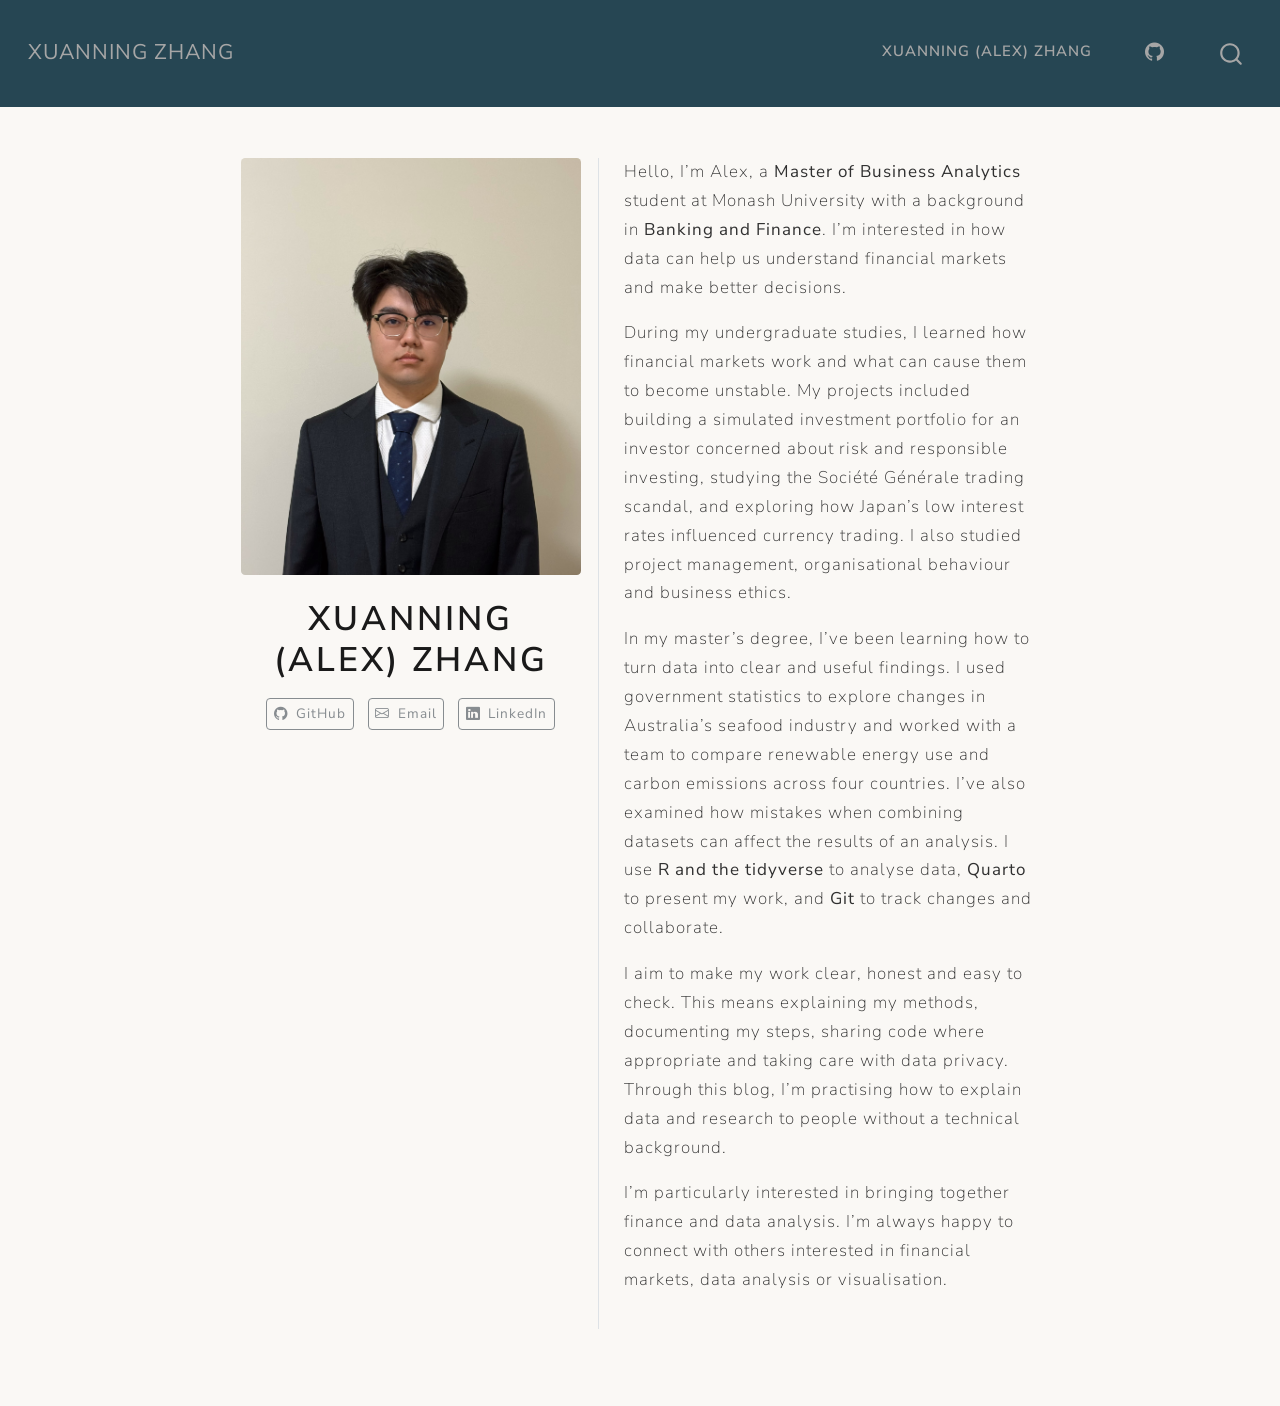
<file: about.html>
<!DOCTYPE html>
<html xmlns="http://www.w3.org/1999/xhtml" lang="en" xml:lang="en"><head>

<meta charset="utf-8">
<meta name="generator" content="quarto-1.8.27">

<meta name="viewport" content="width=device-width, initial-scale=1.0, user-scalable=yes">


<title>Xuanning (Alex) Zhang – Xuanning Zhang</title>
<style>
code{white-space: pre-wrap;}
span.smallcaps{font-variant: small-caps;}
div.columns{display: flex; gap: min(4vw, 1.5em);}
div.column{flex: auto; overflow-x: auto;}
div.hanging-indent{margin-left: 1.5em; text-indent: -1.5em;}
ul.task-list{list-style: none;}
ul.task-list li input[type="checkbox"] {
  width: 0.8em;
  margin: 0 0.8em 0.2em -1em; /* quarto-specific, see https://github.com/quarto-dev/quarto-cli/issues/4556 */ 
  vertical-align: middle;
}
</style>


<script src="site_libs/quarto-nav/quarto-nav.js"></script>
<script src="site_libs/quarto-nav/headroom.min.js"></script>
<script src="site_libs/clipboard/clipboard.min.js"></script>
<script src="site_libs/quarto-search/autocomplete.umd.js"></script>
<script src="site_libs/quarto-search/fuse.min.js"></script>
<script src="site_libs/quarto-search/quarto-search.js"></script>
<meta name="quarto:offset" content="./">
<script src="site_libs/quarto-html/quarto.js" type="module"></script>
<script src="site_libs/quarto-html/tabsets/tabsets.js" type="module"></script>
<script src="site_libs/quarto-html/axe/axe-check.js" type="module"></script>
<script src="site_libs/quarto-html/popper.min.js"></script>
<script src="site_libs/quarto-html/tippy.umd.min.js"></script>
<link href="site_libs/quarto-html/tippy.css" rel="stylesheet">
<link href="site_libs/quarto-html/quarto-syntax-highlighting-ed96de9b727972fe78a7b5d16c58bf87.css" rel="stylesheet" id="quarto-text-highlighting-styles">
<script src="site_libs/bootstrap/bootstrap.min.js"></script>
<link href="site_libs/bootstrap/bootstrap-icons.css" rel="stylesheet">
<link href="site_libs/bootstrap/bootstrap-26827f95213357c060b998e0666f8ebe.min.css" rel="stylesheet" append-hash="true" id="quarto-bootstrap" data-mode="light">
<script id="quarto-search-options" type="application/json">{
  "location": "navbar",
  "copy-button": false,
  "collapse-after": 3,
  "panel-placement": "end",
  "type": "overlay",
  "limit": 50,
  "keyboard-shortcut": [
    "f",
    "/",
    "s"
  ],
  "show-item-context": false,
  "language": {
    "search-no-results-text": "No results",
    "search-matching-documents-text": "matching documents",
    "search-copy-link-title": "Copy link to search",
    "search-hide-matches-text": "Hide additional matches",
    "search-more-match-text": "more match in this document",
    "search-more-matches-text": "more matches in this document",
    "search-clear-button-title": "Clear",
    "search-text-placeholder": "",
    "search-detached-cancel-button-title": "Cancel",
    "search-submit-button-title": "Submit",
    "search-label": "Search"
  }
}</script>


<link rel="stylesheet" href="styles.css">
</head>

<body class="nav-fixed fullcontent quarto-light">

<div id="quarto-search-results"></div>
  <header id="quarto-header" class="headroom fixed-top">
    <nav class="navbar navbar-expand-lg " data-bs-theme="dark">
      <div class="navbar-container container-fluid">
      <div class="navbar-brand-container mx-auto">
    <a class="navbar-brand" href="./index.html">
    <span class="navbar-title">Xuanning Zhang</span>
    </a>
  </div>
            <div id="quarto-search" class="" title="Search"></div>
          <button class="navbar-toggler" type="button" data-bs-toggle="collapse" data-bs-target="#navbarCollapse" aria-controls="navbarCollapse" role="menu" aria-expanded="false" aria-label="Toggle navigation" onclick="if (window.quartoToggleHeadroom) { window.quartoToggleHeadroom(); }">
  <span class="navbar-toggler-icon"></span>
</button>
          <div class="collapse navbar-collapse" id="navbarCollapse">
            <ul class="navbar-nav navbar-nav-scroll ms-auto">
  <li class="nav-item">
    <a class="nav-link active" href="./about.html" aria-current="page"> 
<span class="menu-text">Xuanning (Alex) Zhang</span></a>
  </li>  
  <li class="nav-item compact">
    <a class="nav-link" href="https://github.com/xzha0419"> <i class="bi bi-github" role="img">
</i> 
<span class="menu-text"></span></a>
  </li>  
</ul>
          </div> <!-- /navcollapse -->
            <div class="quarto-navbar-tools">
</div>
      </div> <!-- /container-fluid -->
    </nav>
</header>
<!-- content -->
<div id="quarto-content" class="quarto-container page-columns page-rows-contents page-layout-article page-navbar">
<!-- sidebar -->
<!-- margin-sidebar -->
    
<!-- main -->
<div class="quarto-about-trestles">
  <div class="about-entity">
    <img src="profile.jpg" class="about-image
  rounded " style="width: 20em;">
<header id="title-block-header" class="quarto-title-block default">
<div class="quarto-title">
<h1 class="title">Xuanning (Alex) Zhang</h1>
</div>
<div class="quarto-title-meta">
  </div>
</header>
    <div class="about-links">
  <a href="https://github.com/xzha0419" class="about-link" rel="" target="">
    <i class="bi bi-github"></i>
     <span class="about-link-text">GitHub</span>
  </a>
  <a href="mailto:xzha0419@student.monash.edu" class="about-link" rel="" target="">
    <i class="bi bi-envelope"></i>
     <span class="about-link-text">Email</span>
  </a>
  <a href="https://www.linkedin.com/in/xuanning-zhang-173b5831a/" class="about-link" rel="" target="">
    <i class="bi bi-linkedin"></i>
     <span class="about-link-text">LinkedIn</span>
  </a>
</div>
  </div>
  <div class="about-contents"><main class="content" id="quarto-document-content">
<p>Hello, I’m Alex, a <strong>Master of Business Analytics</strong> student at Monash University with a background in <strong>Banking and Finance</strong>. I’m interested in how data can help us understand financial markets and make better decisions.</p>
<p>During my undergraduate studies, I learned how financial markets work and what can cause them to become unstable. My projects included building a simulated investment portfolio for an investor concerned about risk and responsible investing, studying the Société Générale trading scandal, and exploring how Japan’s low interest rates influenced currency trading. I also studied project management, organisational behaviour and business ethics.</p>
<p>In my master’s degree, I’ve been learning how to turn data into clear and useful findings. I used government statistics to explore changes in Australia’s seafood industry and worked with a team to compare renewable energy use and carbon emissions across four countries. I’ve also examined how mistakes when combining datasets can affect the results of an analysis. I use <strong>R and the tidyverse</strong> to analyse data, <strong>Quarto</strong> to present my work, and <strong>Git</strong> to track changes and collaborate.</p>
<p>I aim to make my work clear, honest and easy to check. This means explaining my methods, documenting my steps, sharing code where appropriate and taking care with data privacy. Through this blog, I’m practising how to explain data and research to people without a technical background.</p>
<p>I’m particularly interested in bringing together finance and data analysis. I’m always happy to connect with others interested in financial markets, data analysis or visualisation.</p>


</main></div>
</div>
 <!-- /main -->
<script id="quarto-html-after-body" type="application/javascript">
  window.document.addEventListener("DOMContentLoaded", function (event) {
    const isCodeAnnotation = (el) => {
      for (const clz of el.classList) {
        if (clz.startsWith('code-annotation-')) {                     
          return true;
        }
      }
      return false;
    }
    const onCopySuccess = function(e) {
      // button target
      const button = e.trigger;
      // don't keep focus
      button.blur();
      // flash "checked"
      button.classList.add('code-copy-button-checked');
      var currentTitle = button.getAttribute("title");
      button.setAttribute("title", "Copied!");
      let tooltip;
      if (window.bootstrap) {
        button.setAttribute("data-bs-toggle", "tooltip");
        button.setAttribute("data-bs-placement", "left");
        button.setAttribute("data-bs-title", "Copied!");
        tooltip = new bootstrap.Tooltip(button, 
          { trigger: "manual", 
            customClass: "code-copy-button-tooltip",
            offset: [0, -8]});
        tooltip.show();    
      }
      setTimeout(function() {
        if (tooltip) {
          tooltip.hide();
          button.removeAttribute("data-bs-title");
          button.removeAttribute("data-bs-toggle");
          button.removeAttribute("data-bs-placement");
        }
        button.setAttribute("title", currentTitle);
        button.classList.remove('code-copy-button-checked');
      }, 1000);
      // clear code selection
      e.clearSelection();
    }
    const getTextToCopy = function(trigger) {
      const outerScaffold = trigger.parentElement.cloneNode(true);
      const codeEl = outerScaffold.querySelector('code');
      for (const childEl of codeEl.children) {
        if (isCodeAnnotation(childEl)) {
          childEl.remove();
        }
      }
      return codeEl.innerText;
    }
    const clipboard = new window.ClipboardJS('.code-copy-button:not([data-in-quarto-modal])', {
      text: getTextToCopy
    });
    clipboard.on('success', onCopySuccess);
    if (window.document.getElementById('quarto-embedded-source-code-modal')) {
      const clipboardModal = new window.ClipboardJS('.code-copy-button[data-in-quarto-modal]', {
        text: getTextToCopy,
        container: window.document.getElementById('quarto-embedded-source-code-modal')
      });
      clipboardModal.on('success', onCopySuccess);
    }
      var localhostRegex = new RegExp(/^(?:http|https):\/\/localhost\:?[0-9]*\//);
      var mailtoRegex = new RegExp(/^mailto:/);
        var filterRegex = new RegExp("https:\/\/ETC5523-2026\.github\.io\/etc5523-assignment-3-xzha0419\/");
      var isInternal = (href) => {
          return filterRegex.test(href) || localhostRegex.test(href) || mailtoRegex.test(href);
      }
      // Inspect non-navigation links and adorn them if external
     var links = window.document.querySelectorAll('a[href]:not(.nav-link):not(.navbar-brand):not(.toc-action):not(.sidebar-link):not(.sidebar-item-toggle):not(.pagination-link):not(.no-external):not([aria-hidden]):not(.dropdown-item):not(.quarto-navigation-tool):not(.about-link)');
      for (var i=0; i<links.length; i++) {
        const link = links[i];
        if (!isInternal(link.href)) {
          // undo the damage that might have been done by quarto-nav.js in the case of
          // links that we want to consider external
          if (link.dataset.originalHref !== undefined) {
            link.href = link.dataset.originalHref;
          }
        }
      }
    function tippyHover(el, contentFn, onTriggerFn, onUntriggerFn) {
      const config = {
        allowHTML: true,
        maxWidth: 500,
        delay: 100,
        arrow: false,
        appendTo: function(el) {
            return el.parentElement;
        },
        interactive: true,
        interactiveBorder: 10,
        theme: 'quarto',
        placement: 'bottom-start',
      };
      if (contentFn) {
        config.content = contentFn;
      }
      if (onTriggerFn) {
        config.onTrigger = onTriggerFn;
      }
      if (onUntriggerFn) {
        config.onUntrigger = onUntriggerFn;
      }
      window.tippy(el, config); 
    }
    const noterefs = window.document.querySelectorAll('a[role="doc-noteref"]');
    for (var i=0; i<noterefs.length; i++) {
      const ref = noterefs[i];
      tippyHover(ref, function() {
        // use id or data attribute instead here
        let href = ref.getAttribute('data-footnote-href') || ref.getAttribute('href');
        try { href = new URL(href).hash; } catch {}
        const id = href.replace(/^#\/?/, "");
        const note = window.document.getElementById(id);
        if (note) {
          return note.innerHTML;
        } else {
          return "";
        }
      });
    }
    const xrefs = window.document.querySelectorAll('a.quarto-xref');
    const processXRef = (id, note) => {
      // Strip column container classes
      const stripColumnClz = (el) => {
        el.classList.remove("page-full", "page-columns");
        if (el.children) {
          for (const child of el.children) {
            stripColumnClz(child);
          }
        }
      }
      stripColumnClz(note)
      if (id === null || id.startsWith('sec-')) {
        // Special case sections, only their first couple elements
        const container = document.createElement("div");
        if (note.children && note.children.length > 2) {
          container.appendChild(note.children[0].cloneNode(true));
          for (let i = 1; i < note.children.length; i++) {
            const child = note.children[i];
            if (child.tagName === "P" && child.innerText === "") {
              continue;
            } else {
              container.appendChild(child.cloneNode(true));
              break;
            }
          }
          if (window.Quarto?.typesetMath) {
            window.Quarto.typesetMath(container);
          }
          return container.innerHTML
        } else {
          if (window.Quarto?.typesetMath) {
            window.Quarto.typesetMath(note);
          }
          return note.innerHTML;
        }
      } else {
        // Remove any anchor links if they are present
        const anchorLink = note.querySelector('a.anchorjs-link');
        if (anchorLink) {
          anchorLink.remove();
        }
        if (window.Quarto?.typesetMath) {
          window.Quarto.typesetMath(note);
        }
        if (note.classList.contains("callout")) {
          return note.outerHTML;
        } else {
          return note.innerHTML;
        }
      }
    }
    for (var i=0; i<xrefs.length; i++) {
      const xref = xrefs[i];
      tippyHover(xref, undefined, function(instance) {
        instance.disable();
        let url = xref.getAttribute('href');
        let hash = undefined; 
        if (url.startsWith('#')) {
          hash = url;
        } else {
          try { hash = new URL(url).hash; } catch {}
        }
        if (hash) {
          const id = hash.replace(/^#\/?/, "");
          const note = window.document.getElementById(id);
          if (note !== null) {
            try {
              const html = processXRef(id, note.cloneNode(true));
              instance.setContent(html);
            } finally {
              instance.enable();
              instance.show();
            }
          } else {
            // See if we can fetch this
            fetch(url.split('#')[0])
            .then(res => res.text())
            .then(html => {
              const parser = new DOMParser();
              const htmlDoc = parser.parseFromString(html, "text/html");
              const note = htmlDoc.getElementById(id);
              if (note !== null) {
                const html = processXRef(id, note);
                instance.setContent(html);
              } 
            }).finally(() => {
              instance.enable();
              instance.show();
            });
          }
        } else {
          // See if we can fetch a full url (with no hash to target)
          // This is a special case and we should probably do some content thinning / targeting
          fetch(url)
          .then(res => res.text())
          .then(html => {
            const parser = new DOMParser();
            const htmlDoc = parser.parseFromString(html, "text/html");
            const note = htmlDoc.querySelector('main.content');
            if (note !== null) {
              // This should only happen for chapter cross references
              // (since there is no id in the URL)
              // remove the first header
              if (note.children.length > 0 && note.children[0].tagName === "HEADER") {
                note.children[0].remove();
              }
              const html = processXRef(null, note);
              instance.setContent(html);
            } 
          }).finally(() => {
            instance.enable();
            instance.show();
          });
        }
      }, function(instance) {
      });
    }
        let selectedAnnoteEl;
        const selectorForAnnotation = ( cell, annotation) => {
          let cellAttr = 'data-code-cell="' + cell + '"';
          let lineAttr = 'data-code-annotation="' +  annotation + '"';
          const selector = 'span[' + cellAttr + '][' + lineAttr + ']';
          return selector;
        }
        const selectCodeLines = (annoteEl) => {
          const doc = window.document;
          const targetCell = annoteEl.getAttribute("data-target-cell");
          const targetAnnotation = annoteEl.getAttribute("data-target-annotation");
          const annoteSpan = window.document.querySelector(selectorForAnnotation(targetCell, targetAnnotation));
          const lines = annoteSpan.getAttribute("data-code-lines").split(",");
          const lineIds = lines.map((line) => {
            return targetCell + "-" + line;
          })
          let top = null;
          let height = null;
          let parent = null;
          if (lineIds.length > 0) {
              //compute the position of the single el (top and bottom and make a div)
              const el = window.document.getElementById(lineIds[0]);
              top = el.offsetTop;
              height = el.offsetHeight;
              parent = el.parentElement.parentElement;
            if (lineIds.length > 1) {
              const lastEl = window.document.getElementById(lineIds[lineIds.length - 1]);
              const bottom = lastEl.offsetTop + lastEl.offsetHeight;
              height = bottom - top;
            }
            if (top !== null && height !== null && parent !== null) {
              // cook up a div (if necessary) and position it 
              let div = window.document.getElementById("code-annotation-line-highlight");
              if (div === null) {
                div = window.document.createElement("div");
                div.setAttribute("id", "code-annotation-line-highlight");
                div.style.position = 'absolute';
                parent.appendChild(div);
              }
              div.style.top = top - 2 + "px";
              div.style.height = height + 4 + "px";
              div.style.left = 0;
              let gutterDiv = window.document.getElementById("code-annotation-line-highlight-gutter");
              if (gutterDiv === null) {
                gutterDiv = window.document.createElement("div");
                gutterDiv.setAttribute("id", "code-annotation-line-highlight-gutter");
                gutterDiv.style.position = 'absolute';
                const codeCell = window.document.getElementById(targetCell);
                const gutter = codeCell.querySelector('.code-annotation-gutter');
                gutter.appendChild(gutterDiv);
              }
              gutterDiv.style.top = top - 2 + "px";
              gutterDiv.style.height = height + 4 + "px";
            }
            selectedAnnoteEl = annoteEl;
          }
        };
        const unselectCodeLines = () => {
          const elementsIds = ["code-annotation-line-highlight", "code-annotation-line-highlight-gutter"];
          elementsIds.forEach((elId) => {
            const div = window.document.getElementById(elId);
            if (div) {
              div.remove();
            }
          });
          selectedAnnoteEl = undefined;
        };
          // Handle positioning of the toggle
      window.addEventListener(
        "resize",
        throttle(() => {
          elRect = undefined;
          if (selectedAnnoteEl) {
            selectCodeLines(selectedAnnoteEl);
          }
        }, 10)
      );
      function throttle(fn, ms) {
      let throttle = false;
      let timer;
        return (...args) => {
          if(!throttle) { // first call gets through
              fn.apply(this, args);
              throttle = true;
          } else { // all the others get throttled
              if(timer) clearTimeout(timer); // cancel #2
              timer = setTimeout(() => {
                fn.apply(this, args);
                timer = throttle = false;
              }, ms);
          }
        };
      }
        // Attach click handler to the DT
        const annoteDls = window.document.querySelectorAll('dt[data-target-cell]');
        for (const annoteDlNode of annoteDls) {
          annoteDlNode.addEventListener('click', (event) => {
            const clickedEl = event.target;
            if (clickedEl !== selectedAnnoteEl) {
              unselectCodeLines();
              const activeEl = window.document.querySelector('dt[data-target-cell].code-annotation-active');
              if (activeEl) {
                activeEl.classList.remove('code-annotation-active');
              }
              selectCodeLines(clickedEl);
              clickedEl.classList.add('code-annotation-active');
            } else {
              // Unselect the line
              unselectCodeLines();
              clickedEl.classList.remove('code-annotation-active');
            }
          });
        }
    const findCites = (el) => {
      const parentEl = el.parentElement;
      if (parentEl) {
        const cites = parentEl.dataset.cites;
        if (cites) {
          return {
            el,
            cites: cites.split(' ')
          };
        } else {
          return findCites(el.parentElement)
        }
      } else {
        return undefined;
      }
    };
    var bibliorefs = window.document.querySelectorAll('a[role="doc-biblioref"]');
    for (var i=0; i<bibliorefs.length; i++) {
      const ref = bibliorefs[i];
      const citeInfo = findCites(ref);
      if (citeInfo) {
        tippyHover(citeInfo.el, function() {
          var popup = window.document.createElement('div');
          citeInfo.cites.forEach(function(cite) {
            var citeDiv = window.document.createElement('div');
            citeDiv.classList.add('hanging-indent');
            citeDiv.classList.add('csl-entry');
            var biblioDiv = window.document.getElementById('ref-' + cite);
            if (biblioDiv) {
              citeDiv.innerHTML = biblioDiv.innerHTML;
            }
            popup.appendChild(citeDiv);
          });
          return popup.innerHTML;
        });
      }
    }
  });
  </script>
</div> <!-- /content -->




</body></html>
</file>
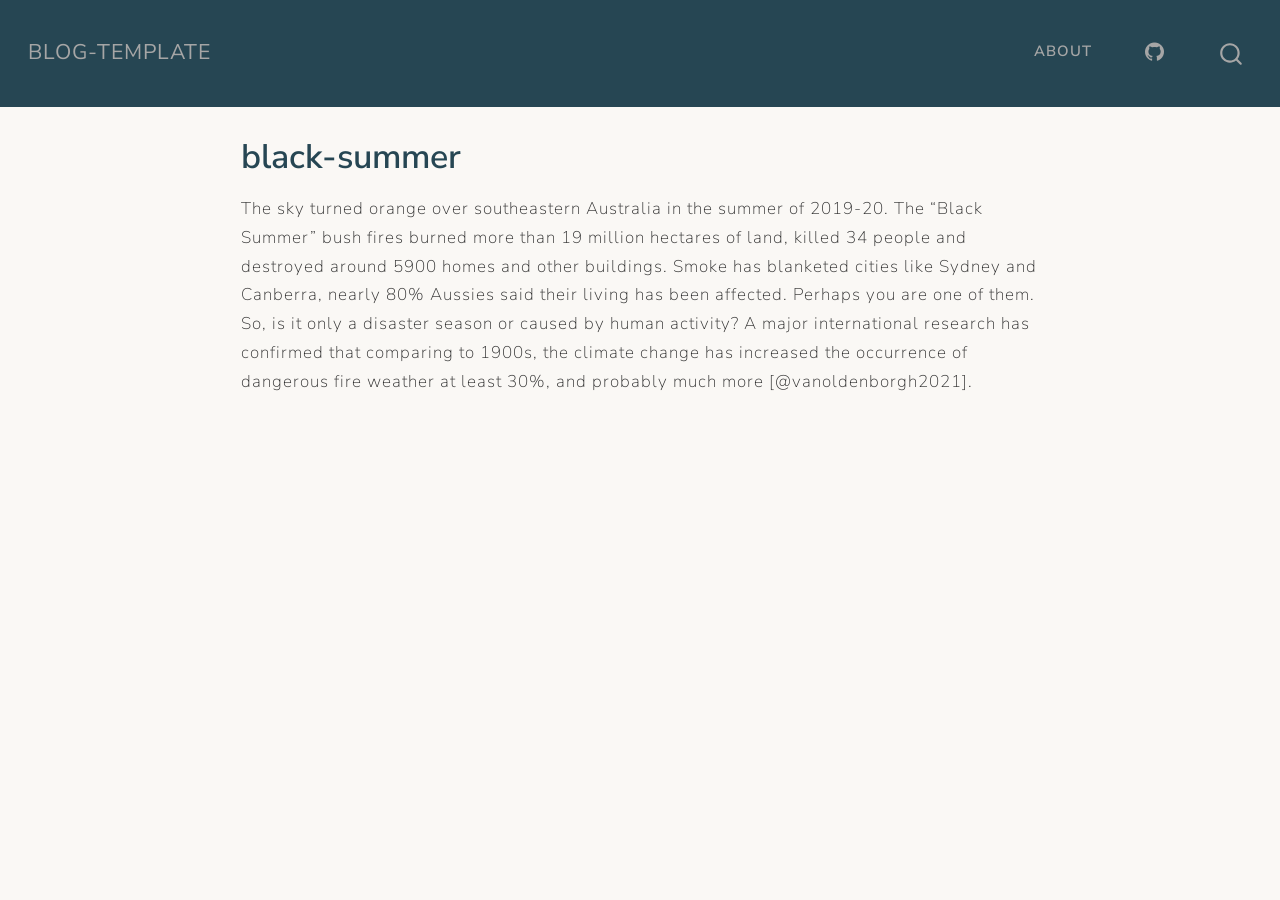
<file: black_summer.html>
<!DOCTYPE html>
<html xmlns="http://www.w3.org/1999/xhtml" lang="en" xml:lang="en"><head>

<meta charset="utf-8">
<meta name="generator" content="quarto-1.8.27">

<meta name="viewport" content="width=device-width, initial-scale=1.0, user-scalable=yes">


<title>black-summer – blog-template</title>
<style>
code{white-space: pre-wrap;}
span.smallcaps{font-variant: small-caps;}
div.columns{display: flex; gap: min(4vw, 1.5em);}
div.column{flex: auto; overflow-x: auto;}
div.hanging-indent{margin-left: 1.5em; text-indent: -1.5em;}
ul.task-list{list-style: none;}
ul.task-list li input[type="checkbox"] {
  width: 0.8em;
  margin: 0 0.8em 0.2em -1em; /* quarto-specific, see https://github.com/quarto-dev/quarto-cli/issues/4556 */ 
  vertical-align: middle;
}
</style>


<script src="site_libs/quarto-nav/quarto-nav.js"></script>
<script src="site_libs/quarto-nav/headroom.min.js"></script>
<script src="site_libs/clipboard/clipboard.min.js"></script>
<script src="site_libs/quarto-search/autocomplete.umd.js"></script>
<script src="site_libs/quarto-search/fuse.min.js"></script>
<script src="site_libs/quarto-search/quarto-search.js"></script>
<meta name="quarto:offset" content="./">
<script src="site_libs/quarto-html/quarto.js" type="module"></script>
<script src="site_libs/quarto-html/tabsets/tabsets.js" type="module"></script>
<script src="site_libs/quarto-html/axe/axe-check.js" type="module"></script>
<script src="site_libs/quarto-html/popper.min.js"></script>
<script src="site_libs/quarto-html/tippy.umd.min.js"></script>
<script src="site_libs/quarto-html/anchor.min.js"></script>
<link href="site_libs/quarto-html/tippy.css" rel="stylesheet">
<link href="site_libs/quarto-html/quarto-syntax-highlighting-ed96de9b727972fe78a7b5d16c58bf87.css" rel="stylesheet" id="quarto-text-highlighting-styles">
<script src="site_libs/bootstrap/bootstrap.min.js"></script>
<link href="site_libs/bootstrap/bootstrap-icons.css" rel="stylesheet">
<link href="site_libs/bootstrap/bootstrap-26827f95213357c060b998e0666f8ebe.min.css" rel="stylesheet" append-hash="true" id="quarto-bootstrap" data-mode="light">
<script id="quarto-search-options" type="application/json">{
  "location": "navbar",
  "copy-button": false,
  "collapse-after": 3,
  "panel-placement": "end",
  "type": "overlay",
  "limit": 50,
  "keyboard-shortcut": [
    "f",
    "/",
    "s"
  ],
  "show-item-context": false,
  "language": {
    "search-no-results-text": "No results",
    "search-matching-documents-text": "matching documents",
    "search-copy-link-title": "Copy link to search",
    "search-hide-matches-text": "Hide additional matches",
    "search-more-match-text": "more match in this document",
    "search-more-matches-text": "more matches in this document",
    "search-clear-button-title": "Clear",
    "search-text-placeholder": "",
    "search-detached-cancel-button-title": "Cancel",
    "search-submit-button-title": "Submit",
    "search-label": "Search"
  }
}</script>


<link rel="stylesheet" href="styles.css">
</head>

<body class="nav-fixed fullcontent quarto-light">

<div id="quarto-search-results"></div>
  <header id="quarto-header" class="headroom fixed-top">
    <nav class="navbar navbar-expand-lg " data-bs-theme="dark">
      <div class="navbar-container container-fluid">
      <div class="navbar-brand-container mx-auto">
    <a class="navbar-brand" href="./index.html">
    <span class="navbar-title">blog-template</span>
    </a>
  </div>
            <div id="quarto-search" class="" title="Search"></div>
          <button class="navbar-toggler" type="button" data-bs-toggle="collapse" data-bs-target="#navbarCollapse" aria-controls="navbarCollapse" role="menu" aria-expanded="false" aria-label="Toggle navigation" onclick="if (window.quartoToggleHeadroom) { window.quartoToggleHeadroom(); }">
  <span class="navbar-toggler-icon"></span>
</button>
          <div class="collapse navbar-collapse" id="navbarCollapse">
            <ul class="navbar-nav navbar-nav-scroll ms-auto">
  <li class="nav-item">
    <a class="nav-link" href="./about.html"> 
<span class="menu-text">About</span></a>
  </li>  
  <li class="nav-item compact">
    <a class="nav-link" href="https://github.com/xzha0419"> <i class="bi bi-github" role="img">
</i> 
<span class="menu-text"></span></a>
  </li>  
</ul>
          </div> <!-- /navcollapse -->
            <div class="quarto-navbar-tools">
</div>
      </div> <!-- /container-fluid -->
    </nav>
</header>
<!-- content -->
<div id="quarto-content" class="quarto-container page-columns page-rows-contents page-layout-article page-navbar">
<!-- sidebar -->
<!-- margin-sidebar -->
    
<!-- main -->
<main class="content" id="quarto-document-content">

<header id="title-block-header" class="quarto-title-block default">
<div class="quarto-title">
<h1 class="title">black-summer</h1>
</div>



<div class="quarto-title-meta">

    
  
    
  </div>
  


</header>


<p>The sky turned orange over southeastern Australia in the summer of 2019-20. The “Black Summer” bush fires burned more than 19 million hectares of land, killed 34 people and destroyed around 5900 homes and other buildings. Smoke has blanketed cities like Sydney and Canberra, nearly 80% Aussies said their living has been affected. Perhaps you are one of them. So, is it only a disaster season or caused by human activity? A major international research has confirmed that comparing to 1900s, the climate change has increased the occurrence of dangerous fire weather at least 30%, and probably much more <span class="citation" data-cites="vanoldenborgh2021">[@vanoldenborgh2021]</span>.</p>



</main> <!-- /main -->
<script id="quarto-html-after-body" type="application/javascript">
  window.document.addEventListener("DOMContentLoaded", function (event) {
    const icon = "";
    const anchorJS = new window.AnchorJS();
    anchorJS.options = {
      placement: 'right',
      icon: icon
    };
    anchorJS.add('.anchored');
    const isCodeAnnotation = (el) => {
      for (const clz of el.classList) {
        if (clz.startsWith('code-annotation-')) {                     
          return true;
        }
      }
      return false;
    }
    const onCopySuccess = function(e) {
      // button target
      const button = e.trigger;
      // don't keep focus
      button.blur();
      // flash "checked"
      button.classList.add('code-copy-button-checked');
      var currentTitle = button.getAttribute("title");
      button.setAttribute("title", "Copied!");
      let tooltip;
      if (window.bootstrap) {
        button.setAttribute("data-bs-toggle", "tooltip");
        button.setAttribute("data-bs-placement", "left");
        button.setAttribute("data-bs-title", "Copied!");
        tooltip = new bootstrap.Tooltip(button, 
          { trigger: "manual", 
            customClass: "code-copy-button-tooltip",
            offset: [0, -8]});
        tooltip.show();    
      }
      setTimeout(function() {
        if (tooltip) {
          tooltip.hide();
          button.removeAttribute("data-bs-title");
          button.removeAttribute("data-bs-toggle");
          button.removeAttribute("data-bs-placement");
        }
        button.setAttribute("title", currentTitle);
        button.classList.remove('code-copy-button-checked');
      }, 1000);
      // clear code selection
      e.clearSelection();
    }
    const getTextToCopy = function(trigger) {
      const outerScaffold = trigger.parentElement.cloneNode(true);
      const codeEl = outerScaffold.querySelector('code');
      for (const childEl of codeEl.children) {
        if (isCodeAnnotation(childEl)) {
          childEl.remove();
        }
      }
      return codeEl.innerText;
    }
    const clipboard = new window.ClipboardJS('.code-copy-button:not([data-in-quarto-modal])', {
      text: getTextToCopy
    });
    clipboard.on('success', onCopySuccess);
    if (window.document.getElementById('quarto-embedded-source-code-modal')) {
      const clipboardModal = new window.ClipboardJS('.code-copy-button[data-in-quarto-modal]', {
        text: getTextToCopy,
        container: window.document.getElementById('quarto-embedded-source-code-modal')
      });
      clipboardModal.on('success', onCopySuccess);
    }
      var localhostRegex = new RegExp(/^(?:http|https):\/\/localhost\:?[0-9]*\//);
      var mailtoRegex = new RegExp(/^mailto:/);
        var filterRegex = new RegExp('/' + window.location.host + '/');
      var isInternal = (href) => {
          return filterRegex.test(href) || localhostRegex.test(href) || mailtoRegex.test(href);
      }
      // Inspect non-navigation links and adorn them if external
     var links = window.document.querySelectorAll('a[href]:not(.nav-link):not(.navbar-brand):not(.toc-action):not(.sidebar-link):not(.sidebar-item-toggle):not(.pagination-link):not(.no-external):not([aria-hidden]):not(.dropdown-item):not(.quarto-navigation-tool):not(.about-link)');
      for (var i=0; i<links.length; i++) {
        const link = links[i];
        if (!isInternal(link.href)) {
          // undo the damage that might have been done by quarto-nav.js in the case of
          // links that we want to consider external
          if (link.dataset.originalHref !== undefined) {
            link.href = link.dataset.originalHref;
          }
        }
      }
    function tippyHover(el, contentFn, onTriggerFn, onUntriggerFn) {
      const config = {
        allowHTML: true,
        maxWidth: 500,
        delay: 100,
        arrow: false,
        appendTo: function(el) {
            return el.parentElement;
        },
        interactive: true,
        interactiveBorder: 10,
        theme: 'quarto',
        placement: 'bottom-start',
      };
      if (contentFn) {
        config.content = contentFn;
      }
      if (onTriggerFn) {
        config.onTrigger = onTriggerFn;
      }
      if (onUntriggerFn) {
        config.onUntrigger = onUntriggerFn;
      }
      window.tippy(el, config); 
    }
    const noterefs = window.document.querySelectorAll('a[role="doc-noteref"]');
    for (var i=0; i<noterefs.length; i++) {
      const ref = noterefs[i];
      tippyHover(ref, function() {
        // use id or data attribute instead here
        let href = ref.getAttribute('data-footnote-href') || ref.getAttribute('href');
        try { href = new URL(href).hash; } catch {}
        const id = href.replace(/^#\/?/, "");
        const note = window.document.getElementById(id);
        if (note) {
          return note.innerHTML;
        } else {
          return "";
        }
      });
    }
    const xrefs = window.document.querySelectorAll('a.quarto-xref');
    const processXRef = (id, note) => {
      // Strip column container classes
      const stripColumnClz = (el) => {
        el.classList.remove("page-full", "page-columns");
        if (el.children) {
          for (const child of el.children) {
            stripColumnClz(child);
          }
        }
      }
      stripColumnClz(note)
      if (id === null || id.startsWith('sec-')) {
        // Special case sections, only their first couple elements
        const container = document.createElement("div");
        if (note.children && note.children.length > 2) {
          container.appendChild(note.children[0].cloneNode(true));
          for (let i = 1; i < note.children.length; i++) {
            const child = note.children[i];
            if (child.tagName === "P" && child.innerText === "") {
              continue;
            } else {
              container.appendChild(child.cloneNode(true));
              break;
            }
          }
          if (window.Quarto?.typesetMath) {
            window.Quarto.typesetMath(container);
          }
          return container.innerHTML
        } else {
          if (window.Quarto?.typesetMath) {
            window.Quarto.typesetMath(note);
          }
          return note.innerHTML;
        }
      } else {
        // Remove any anchor links if they are present
        const anchorLink = note.querySelector('a.anchorjs-link');
        if (anchorLink) {
          anchorLink.remove();
        }
        if (window.Quarto?.typesetMath) {
          window.Quarto.typesetMath(note);
        }
        if (note.classList.contains("callout")) {
          return note.outerHTML;
        } else {
          return note.innerHTML;
        }
      }
    }
    for (var i=0; i<xrefs.length; i++) {
      const xref = xrefs[i];
      tippyHover(xref, undefined, function(instance) {
        instance.disable();
        let url = xref.getAttribute('href');
        let hash = undefined; 
        if (url.startsWith('#')) {
          hash = url;
        } else {
          try { hash = new URL(url).hash; } catch {}
        }
        if (hash) {
          const id = hash.replace(/^#\/?/, "");
          const note = window.document.getElementById(id);
          if (note !== null) {
            try {
              const html = processXRef(id, note.cloneNode(true));
              instance.setContent(html);
            } finally {
              instance.enable();
              instance.show();
            }
          } else {
            // See if we can fetch this
            fetch(url.split('#')[0])
            .then(res => res.text())
            .then(html => {
              const parser = new DOMParser();
              const htmlDoc = parser.parseFromString(html, "text/html");
              const note = htmlDoc.getElementById(id);
              if (note !== null) {
                const html = processXRef(id, note);
                instance.setContent(html);
              } 
            }).finally(() => {
              instance.enable();
              instance.show();
            });
          }
        } else {
          // See if we can fetch a full url (with no hash to target)
          // This is a special case and we should probably do some content thinning / targeting
          fetch(url)
          .then(res => res.text())
          .then(html => {
            const parser = new DOMParser();
            const htmlDoc = parser.parseFromString(html, "text/html");
            const note = htmlDoc.querySelector('main.content');
            if (note !== null) {
              // This should only happen for chapter cross references
              // (since there is no id in the URL)
              // remove the first header
              if (note.children.length > 0 && note.children[0].tagName === "HEADER") {
                note.children[0].remove();
              }
              const html = processXRef(null, note);
              instance.setContent(html);
            } 
          }).finally(() => {
            instance.enable();
            instance.show();
          });
        }
      }, function(instance) {
      });
    }
        let selectedAnnoteEl;
        const selectorForAnnotation = ( cell, annotation) => {
          let cellAttr = 'data-code-cell="' + cell + '"';
          let lineAttr = 'data-code-annotation="' +  annotation + '"';
          const selector = 'span[' + cellAttr + '][' + lineAttr + ']';
          return selector;
        }
        const selectCodeLines = (annoteEl) => {
          const doc = window.document;
          const targetCell = annoteEl.getAttribute("data-target-cell");
          const targetAnnotation = annoteEl.getAttribute("data-target-annotation");
          const annoteSpan = window.document.querySelector(selectorForAnnotation(targetCell, targetAnnotation));
          const lines = annoteSpan.getAttribute("data-code-lines").split(",");
          const lineIds = lines.map((line) => {
            return targetCell + "-" + line;
          })
          let top = null;
          let height = null;
          let parent = null;
          if (lineIds.length > 0) {
              //compute the position of the single el (top and bottom and make a div)
              const el = window.document.getElementById(lineIds[0]);
              top = el.offsetTop;
              height = el.offsetHeight;
              parent = el.parentElement.parentElement;
            if (lineIds.length > 1) {
              const lastEl = window.document.getElementById(lineIds[lineIds.length - 1]);
              const bottom = lastEl.offsetTop + lastEl.offsetHeight;
              height = bottom - top;
            }
            if (top !== null && height !== null && parent !== null) {
              // cook up a div (if necessary) and position it 
              let div = window.document.getElementById("code-annotation-line-highlight");
              if (div === null) {
                div = window.document.createElement("div");
                div.setAttribute("id", "code-annotation-line-highlight");
                div.style.position = 'absolute';
                parent.appendChild(div);
              }
              div.style.top = top - 2 + "px";
              div.style.height = height + 4 + "px";
              div.style.left = 0;
              let gutterDiv = window.document.getElementById("code-annotation-line-highlight-gutter");
              if (gutterDiv === null) {
                gutterDiv = window.document.createElement("div");
                gutterDiv.setAttribute("id", "code-annotation-line-highlight-gutter");
                gutterDiv.style.position = 'absolute';
                const codeCell = window.document.getElementById(targetCell);
                const gutter = codeCell.querySelector('.code-annotation-gutter');
                gutter.appendChild(gutterDiv);
              }
              gutterDiv.style.top = top - 2 + "px";
              gutterDiv.style.height = height + 4 + "px";
            }
            selectedAnnoteEl = annoteEl;
          }
        };
        const unselectCodeLines = () => {
          const elementsIds = ["code-annotation-line-highlight", "code-annotation-line-highlight-gutter"];
          elementsIds.forEach((elId) => {
            const div = window.document.getElementById(elId);
            if (div) {
              div.remove();
            }
          });
          selectedAnnoteEl = undefined;
        };
          // Handle positioning of the toggle
      window.addEventListener(
        "resize",
        throttle(() => {
          elRect = undefined;
          if (selectedAnnoteEl) {
            selectCodeLines(selectedAnnoteEl);
          }
        }, 10)
      );
      function throttle(fn, ms) {
      let throttle = false;
      let timer;
        return (...args) => {
          if(!throttle) { // first call gets through
              fn.apply(this, args);
              throttle = true;
          } else { // all the others get throttled
              if(timer) clearTimeout(timer); // cancel #2
              timer = setTimeout(() => {
                fn.apply(this, args);
                timer = throttle = false;
              }, ms);
          }
        };
      }
        // Attach click handler to the DT
        const annoteDls = window.document.querySelectorAll('dt[data-target-cell]');
        for (const annoteDlNode of annoteDls) {
          annoteDlNode.addEventListener('click', (event) => {
            const clickedEl = event.target;
            if (clickedEl !== selectedAnnoteEl) {
              unselectCodeLines();
              const activeEl = window.document.querySelector('dt[data-target-cell].code-annotation-active');
              if (activeEl) {
                activeEl.classList.remove('code-annotation-active');
              }
              selectCodeLines(clickedEl);
              clickedEl.classList.add('code-annotation-active');
            } else {
              // Unselect the line
              unselectCodeLines();
              clickedEl.classList.remove('code-annotation-active');
            }
          });
        }
    const findCites = (el) => {
      const parentEl = el.parentElement;
      if (parentEl) {
        const cites = parentEl.dataset.cites;
        if (cites) {
          return {
            el,
            cites: cites.split(' ')
          };
        } else {
          return findCites(el.parentElement)
        }
      } else {
        return undefined;
      }
    };
    var bibliorefs = window.document.querySelectorAll('a[role="doc-biblioref"]');
    for (var i=0; i<bibliorefs.length; i++) {
      const ref = bibliorefs[i];
      const citeInfo = findCites(ref);
      if (citeInfo) {
        tippyHover(citeInfo.el, function() {
          var popup = window.document.createElement('div');
          citeInfo.cites.forEach(function(cite) {
            var citeDiv = window.document.createElement('div');
            citeDiv.classList.add('hanging-indent');
            citeDiv.classList.add('csl-entry');
            var biblioDiv = window.document.getElementById('ref-' + cite);
            if (biblioDiv) {
              citeDiv.innerHTML = biblioDiv.innerHTML;
            }
            popup.appendChild(citeDiv);
          });
          return popup.innerHTML;
        });
      }
    }
  });
  </script>
</div> <!-- /content -->




</body></html>
</file>
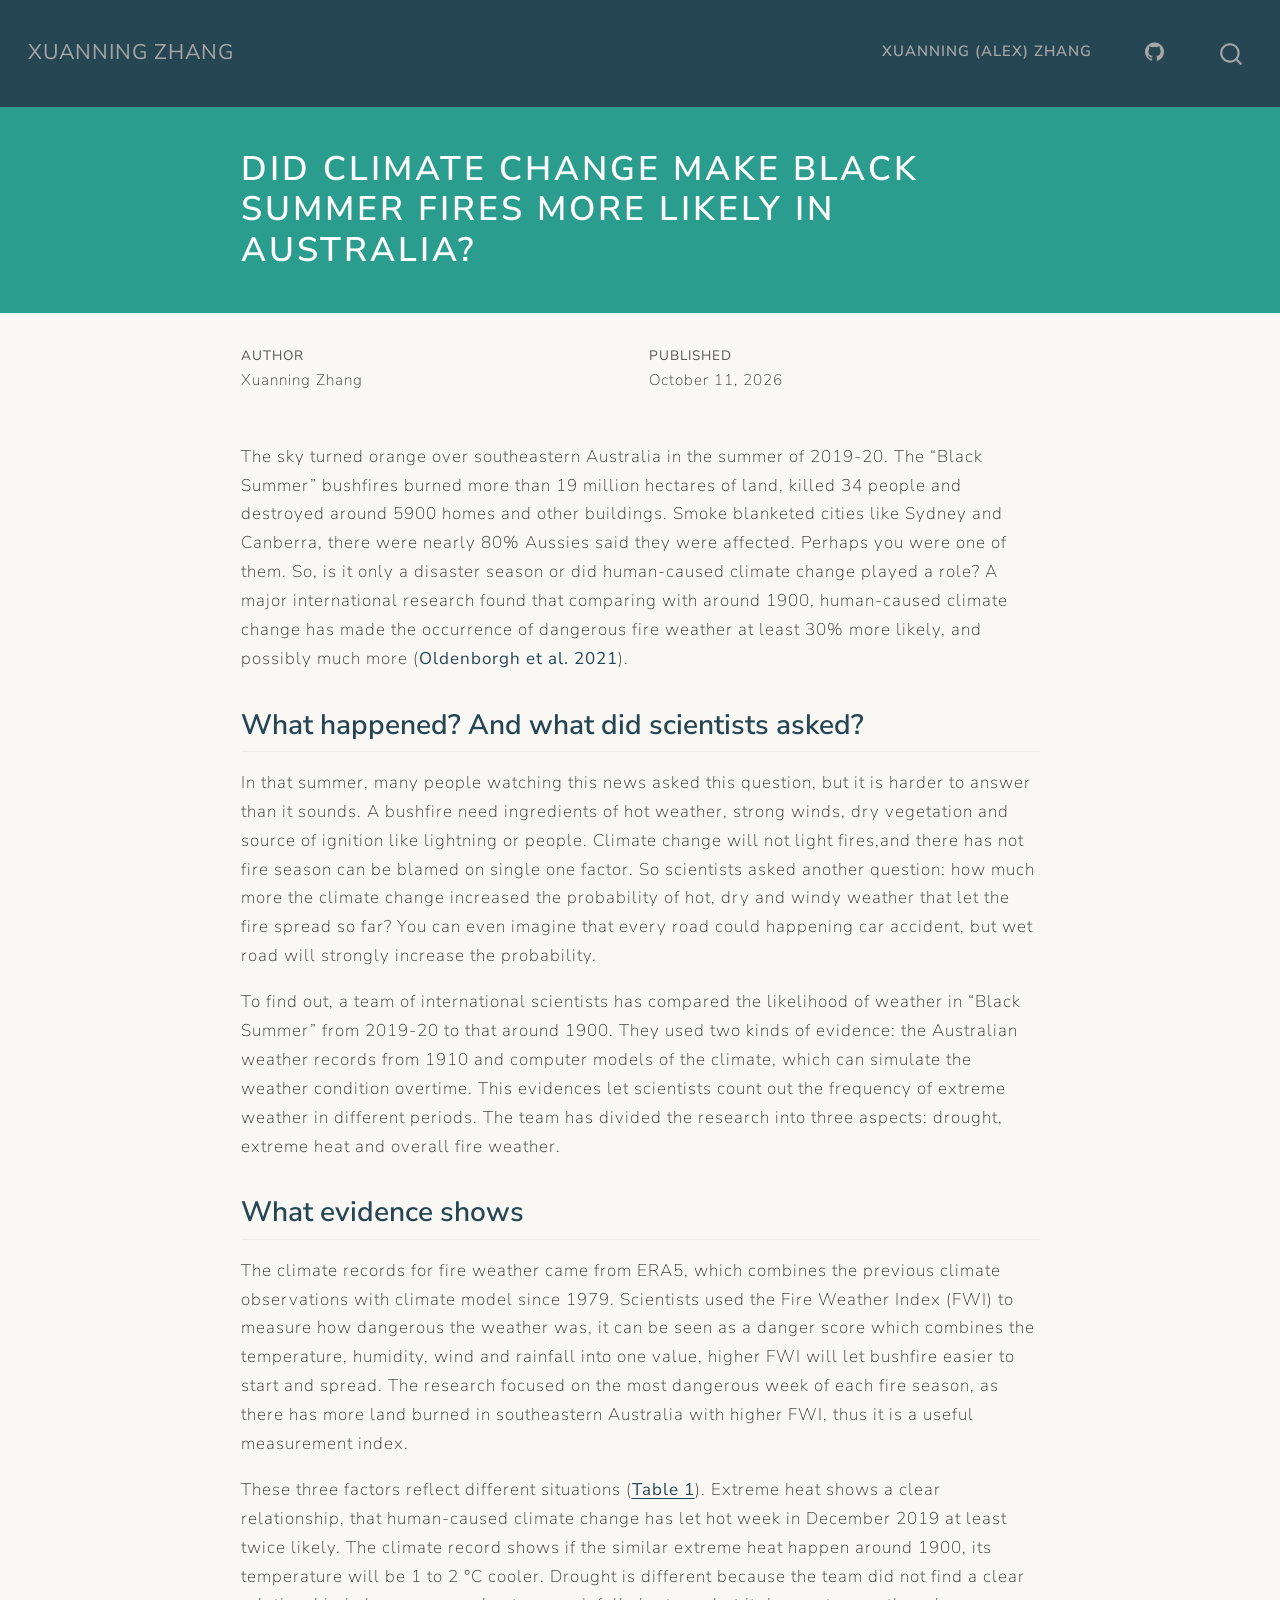
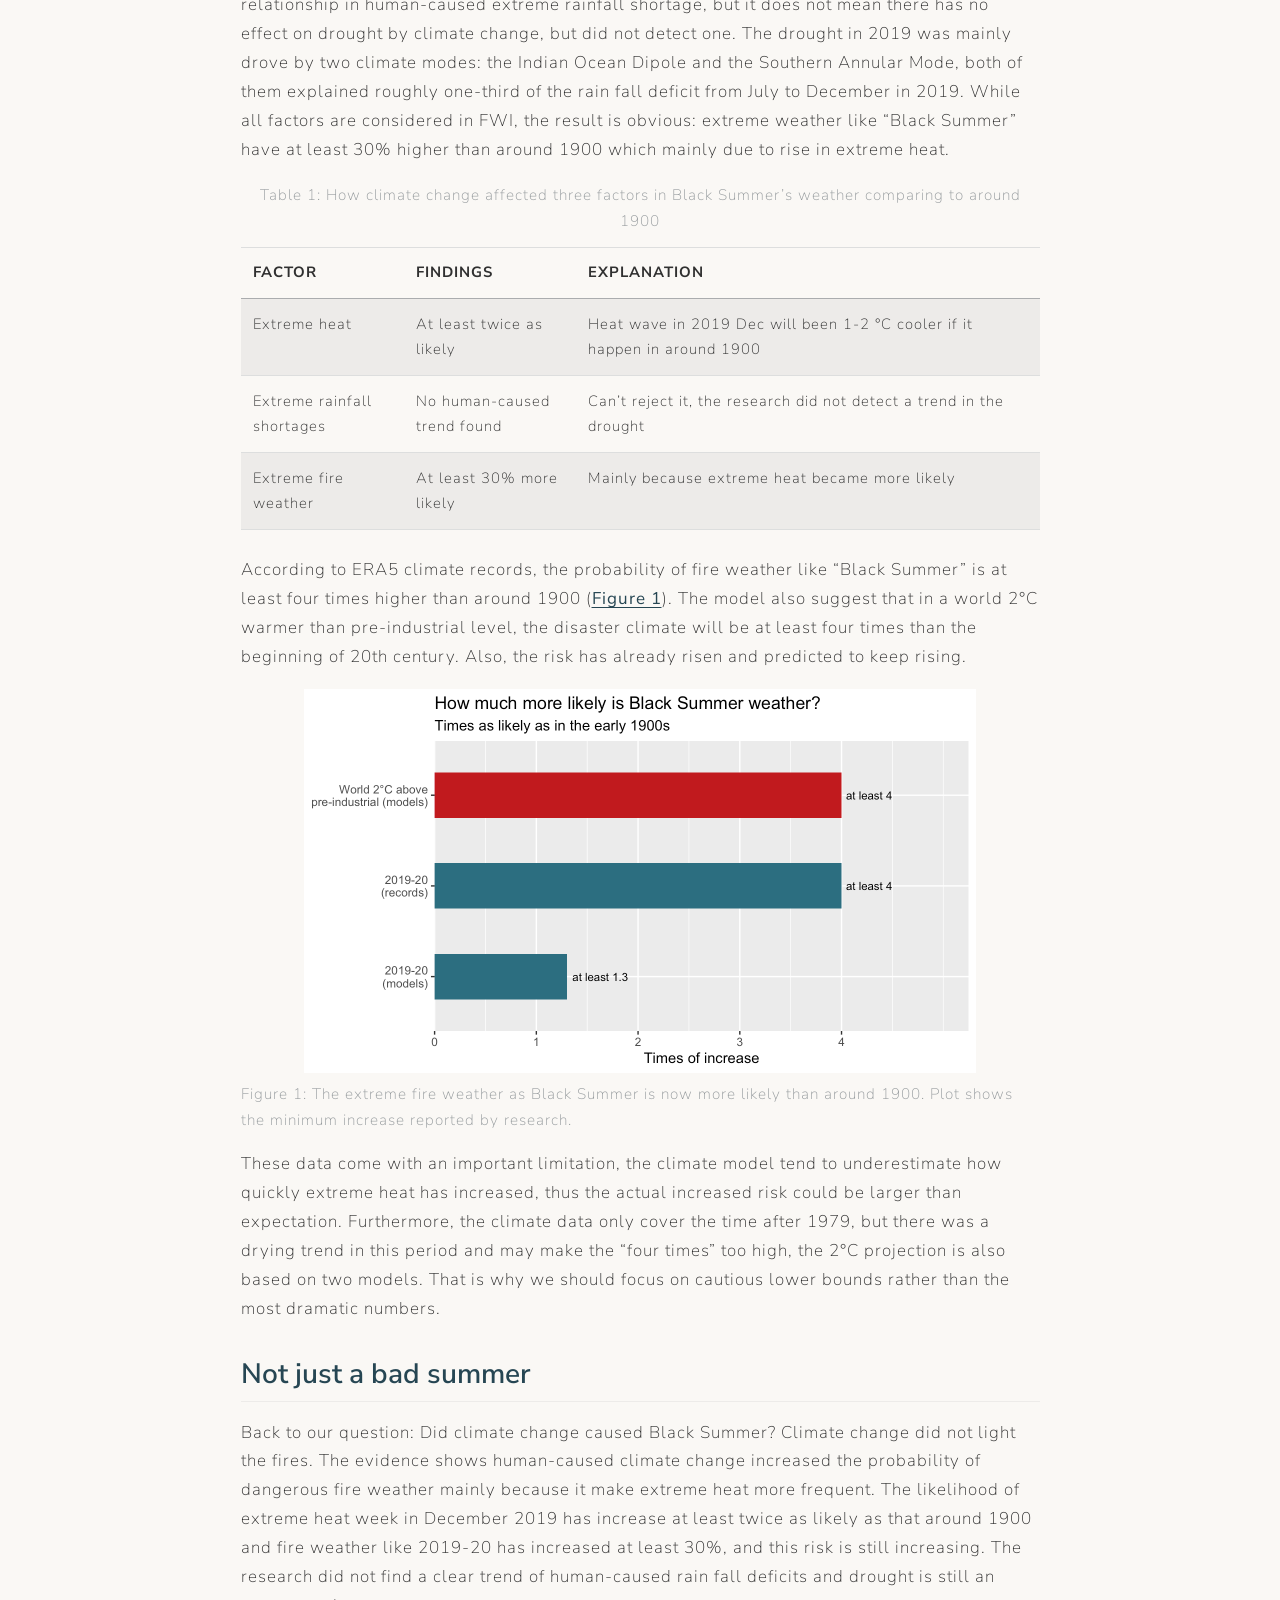
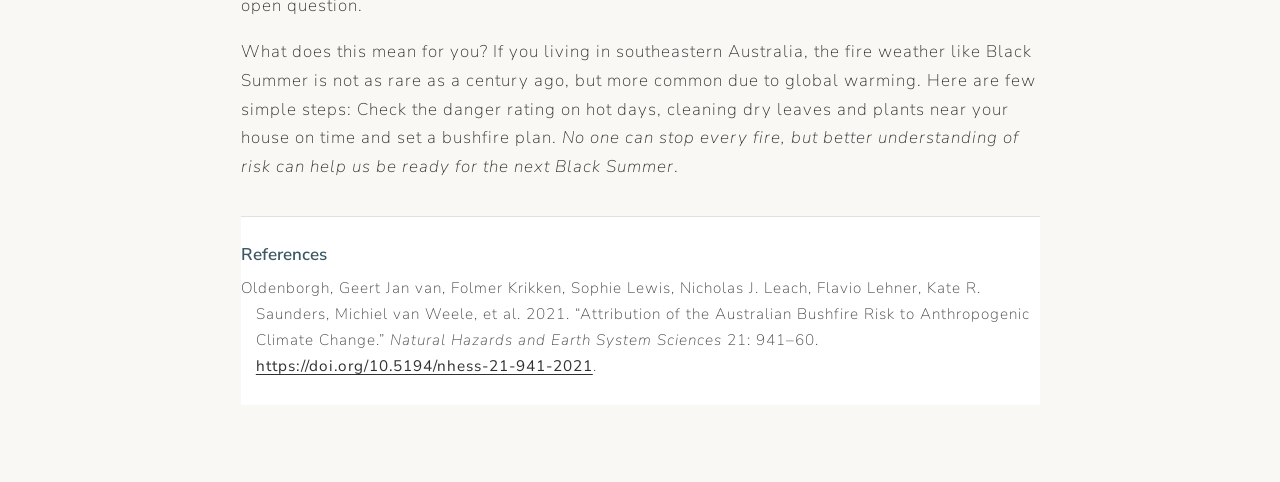
<file: posts/black_summer.html>
<!DOCTYPE html>
<html xmlns="http://www.w3.org/1999/xhtml" lang="en" xml:lang="en"><head>

<meta charset="utf-8">
<meta name="generator" content="quarto-1.8.27">

<meta name="viewport" content="width=device-width, initial-scale=1.0, user-scalable=yes">

<meta name="author" content="Xuanning Zhang">
<meta name="dcterms.date" content="2026-10-11">

<title>Did climate change make Black Summer fires more likely in Australia? – Xuanning Zhang</title>
<style>
code{white-space: pre-wrap;}
span.smallcaps{font-variant: small-caps;}
div.columns{display: flex; gap: min(4vw, 1.5em);}
div.column{flex: auto; overflow-x: auto;}
div.hanging-indent{margin-left: 1.5em; text-indent: -1.5em;}
ul.task-list{list-style: none;}
ul.task-list li input[type="checkbox"] {
  width: 0.8em;
  margin: 0 0.8em 0.2em -1em; /* quarto-specific, see https://github.com/quarto-dev/quarto-cli/issues/4556 */ 
  vertical-align: middle;
}
/* CSS for citations */
div.csl-bib-body { }
div.csl-entry {
  clear: both;
  margin-bottom: 0em;
}
.hanging-indent div.csl-entry {
  margin-left:2em;
  text-indent:-2em;
}
div.csl-left-margin {
  min-width:2em;
  float:left;
}
div.csl-right-inline {
  margin-left:2em;
  padding-left:1em;
}
div.csl-indent {
  margin-left: 2em;
}</style>


<script src="../site_libs/quarto-nav/quarto-nav.js"></script>
<script src="../site_libs/quarto-nav/headroom.min.js"></script>
<script src="../site_libs/clipboard/clipboard.min.js"></script>
<script src="../site_libs/quarto-search/autocomplete.umd.js"></script>
<script src="../site_libs/quarto-search/fuse.min.js"></script>
<script src="../site_libs/quarto-search/quarto-search.js"></script>
<meta name="quarto:offset" content="../">
<script src="../site_libs/quarto-html/quarto.js" type="module"></script>
<script src="../site_libs/quarto-html/tabsets/tabsets.js" type="module"></script>
<script src="../site_libs/quarto-html/axe/axe-check.js" type="module"></script>
<script src="../site_libs/quarto-html/popper.min.js"></script>
<script src="../site_libs/quarto-html/tippy.umd.min.js"></script>
<script src="../site_libs/quarto-html/anchor.min.js"></script>
<link href="../site_libs/quarto-html/tippy.css" rel="stylesheet">
<link href="../site_libs/quarto-html/quarto-syntax-highlighting-ed96de9b727972fe78a7b5d16c58bf87.css" rel="stylesheet" id="quarto-text-highlighting-styles">
<script src="../site_libs/bootstrap/bootstrap.min.js"></script>
<link href="../site_libs/bootstrap/bootstrap-icons.css" rel="stylesheet">
<link href="../site_libs/bootstrap/bootstrap-26827f95213357c060b998e0666f8ebe.min.css" rel="stylesheet" append-hash="true" id="quarto-bootstrap" data-mode="light">
<script id="quarto-search-options" type="application/json">{
  "location": "navbar",
  "copy-button": false,
  "collapse-after": 3,
  "panel-placement": "end",
  "type": "overlay",
  "limit": 50,
  "keyboard-shortcut": [
    "f",
    "/",
    "s"
  ],
  "show-item-context": false,
  "language": {
    "search-no-results-text": "No results",
    "search-matching-documents-text": "matching documents",
    "search-copy-link-title": "Copy link to search",
    "search-hide-matches-text": "Hide additional matches",
    "search-more-match-text": "more match in this document",
    "search-more-matches-text": "more matches in this document",
    "search-clear-button-title": "Clear",
    "search-text-placeholder": "",
    "search-detached-cancel-button-title": "Cancel",
    "search-submit-button-title": "Submit",
    "search-label": "Search"
  }
}</script>


<link rel="stylesheet" href="../styles.css">
</head>

<body class="nav-fixed fullcontent quarto-light">

<div id="quarto-search-results"></div>
  <header id="quarto-header" class="headroom fixed-top quarto-banner">
    <nav class="navbar navbar-expand-lg " data-bs-theme="dark">
      <div class="navbar-container container-fluid">
      <div class="navbar-brand-container mx-auto">
    <a class="navbar-brand" href="../index.html">
    <span class="navbar-title">Xuanning Zhang</span>
    </a>
  </div>
            <div id="quarto-search" class="" title="Search"></div>
          <button class="navbar-toggler" type="button" data-bs-toggle="collapse" data-bs-target="#navbarCollapse" aria-controls="navbarCollapse" role="menu" aria-expanded="false" aria-label="Toggle navigation" onclick="if (window.quartoToggleHeadroom) { window.quartoToggleHeadroom(); }">
  <span class="navbar-toggler-icon"></span>
</button>
          <div class="collapse navbar-collapse" id="navbarCollapse">
            <ul class="navbar-nav navbar-nav-scroll ms-auto">
  <li class="nav-item">
    <a class="nav-link" href="../about.html"> 
<span class="menu-text">Xuanning (Alex) Zhang</span></a>
  </li>  
  <li class="nav-item compact">
    <a class="nav-link" href="https://github.com/xzha0419"> <i class="bi bi-github" role="img">
</i> 
<span class="menu-text"></span></a>
  </li>  
</ul>
          </div> <!-- /navcollapse -->
            <div class="quarto-navbar-tools">
</div>
      </div> <!-- /container-fluid -->
    </nav>
</header>
<!-- content -->
<header id="title-block-header" class="quarto-title-block default page-columns page-full">
  <div class="quarto-title-banner page-columns page-full">
    <div class="quarto-title column-body">
      <h1 class="title">Did climate change make Black Summer fires more likely in Australia?</h1>
                      </div>
  </div>
    
  
  <div class="quarto-title-meta">

      <div>
      <div class="quarto-title-meta-heading">Author</div>
      <div class="quarto-title-meta-contents">
               <p>Xuanning Zhang </p>
            </div>
    </div>
      
      <div>
      <div class="quarto-title-meta-heading">Published</div>
      <div class="quarto-title-meta-contents">
        <p class="date">October 11, 2026</p>
      </div>
    </div>
    
      
    </div>
    
  
  </header><div id="quarto-content" class="quarto-container page-columns page-rows-contents page-layout-article page-navbar">
<!-- sidebar -->
<!-- margin-sidebar -->
    
<!-- main -->
<main class="content quarto-banner-title-block" id="quarto-document-content">





<p>The sky turned orange over southeastern Australia in the summer of 2019-20. The “Black Summer” bushfires burned more than 19 million hectares of land, killed 34 people and destroyed around 5900 homes and other buildings. Smoke blanketed cities like Sydney and Canberra, there were nearly 80% Aussies said they were affected. Perhaps you were one of them. So, is it only a disaster season or did human-caused climate change played a role? A major international research found that comparing with around 1900, human-caused climate change has made the occurrence of dangerous fire weather at least 30% more likely, and possibly much more <span class="citation" data-cites="vanoldenborgh2021">(<a href="#ref-vanoldenborgh2021" role="doc-biblioref">Oldenborgh et al. 2021</a>)</span>.</p>
<section id="what-happened-and-what-did-scientists-asked" class="level2">
<h2 class="anchored" data-anchor-id="what-happened-and-what-did-scientists-asked">What happened? And what did scientists asked?</h2>
<p>In that summer, many people watching this news asked this question, but it is harder to answer than it sounds. A bushfire need ingredients of hot weather, strong winds, dry vegetation and source of ignition like lightning or people. Climate change will not light fires,and there has not fire season can be blamed on single one factor. So scientists asked another question: how much more the climate change increased the probability of hot, dry and windy weather that let the fire spread so far? You can even imagine that every road could happening car accident, but wet road will strongly increase the probability.</p>
<p>To find out, a team of international scientists has compared the likelihood of weather in “Black Summer” from 2019-20 to that around 1900. They used two kinds of evidence: the Australian weather records from 1910 and computer models of the climate, which can simulate the weather condition overtime. This evidences let scientists count out the frequency of extreme weather in different periods. The team has divided the research into three aspects: drought, extreme heat and overall fire weather.</p>
</section>
<section id="what-evidence-shows" class="level2">
<h2 class="anchored" data-anchor-id="what-evidence-shows">What evidence shows</h2>
<p>The climate records for fire weather came from ERA5, which combines the previous climate observations with climate model since 1979. Scientists used the Fire Weather Index (FWI) to measure how dangerous the weather was, it can be seen as a danger score which combines the temperature, humidity, wind and rainfall into one value, higher FWI will let bushfire easier to start and spread. The research focused on the most dangerous week of each fire season, as there has more land burned in southeastern Australia with higher FWI, thus it is a useful measurement index.</p>
<p>These three factors reflect different situations (<a href="#tbl-finding" class="quarto-xref">Table&nbsp;1</a>). Extreme heat shows a clear relationship, that human-caused climate change has let hot week in December 2019 at least twice likely. The climate record shows if the similar extreme heat happen around 1900, its temperature will be 1 to 2 °C cooler. Drought is different because the team did not find a clear relationship in human-caused extreme rainfall shortage, but it does not mean there has no effect on drought by climate change, but did not detect one. The drought in 2019 was mainly drove by two climate modes: the Indian Ocean Dipole and the Southern Annular Mode, both of them explained roughly one-third of the rain fall deficit from July to December in 2019. While all factors are considered in FWI, the result is obvious: extreme weather like “Black Summer” have at least 30% higher than around 1900 which mainly due to rise in extreme heat.</p>
<div class="cell">
<div id="tbl-finding" class="cell quarto-float quarto-figure quarto-figure-center anchored">
<figure class="quarto-float quarto-float-tbl figure">
<figcaption class="quarto-float-caption-top quarto-float-caption quarto-float-tbl" id="tbl-finding-caption-0ceaefa1-69ba-4598-a22c-09a6ac19f8ca">
Table&nbsp;1: How climate change affected three factors in Black Summer’s weather comparing to around 1900
</figcaption>
<div aria-describedby="tbl-finding-caption-0ceaefa1-69ba-4598-a22c-09a6ac19f8ca">
<div class="cell-output-display">
<table class="do-not-create-environment cell caption-top table table-sm table-striped small">
<colgroup>
<col style="width: 20%">
<col style="width: 21%">
<col style="width: 57%">
</colgroup>
<thead>
<tr class="header">
<th style="text-align: left;">Factor</th>
<th style="text-align: left;">Findings</th>
<th style="text-align: left;">Explanation</th>
</tr>
</thead>
<tbody>
<tr class="odd">
<td style="text-align: left;">Extreme heat</td>
<td style="text-align: left;">At least twice as likely</td>
<td style="text-align: left;">Heat wave in 2019 Dec will been 1-2 °C cooler if it happen in around 1900</td>
</tr>
<tr class="even">
<td style="text-align: left;">Extreme rainfall shortages</td>
<td style="text-align: left;">No human-caused trend found</td>
<td style="text-align: left;">Can’t reject it, the research did not detect a trend in the drought</td>
</tr>
<tr class="odd">
<td style="text-align: left;">Extreme fire weather</td>
<td style="text-align: left;">At least 30% more likely</td>
<td style="text-align: left;">Mainly because extreme heat became more likely</td>
</tr>
</tbody>
</table>
</div>
</div>
</figure>
</div>
</div>
<p>According to ERA5 climate records, the probability of fire weather like “Black Summer” is at least four times higher than around 1900 (<a href="#fig-fire-risk" class="quarto-xref">Figure&nbsp;1</a>). The model also suggest that in a world 2°C warmer than pre-industrial level, the disaster climate will be at least four times than the beginning of 20th century. Also, the risk has already risen and predicted to keep rising.</p>
<div class="cell">
<div class="cell-output-display">
<div id="fig-fire-risk" class="quarto-float quarto-figure quarto-figure-center anchored">
<figure class="quarto-float quarto-float-fig figure">
<div aria-describedby="fig-fire-risk-caption-0ceaefa1-69ba-4598-a22c-09a6ac19f8ca">
<img src="black_summer_files/figure-html/fig-fire-risk-1.png" class="img-fluid figure-img" width="672">
</div>
<figcaption class="quarto-float-caption-bottom quarto-float-caption quarto-float-fig" id="fig-fire-risk-caption-0ceaefa1-69ba-4598-a22c-09a6ac19f8ca">
Figure&nbsp;1: The extreme fire weather as Black Summer is now more likely than around 1900. Plot shows the minimum increase reported by research.
</figcaption>
</figure>
</div>
</div>
</div>
<p>These data come with an important limitation, the climate model tend to underestimate how quickly extreme heat has increased, thus the actual increased risk could be larger than expectation. Furthermore, the climate data only cover the time after 1979, but there was a drying trend in this period and may make the “four times” too high, the 2°C projection is also based on two models. That is why we should focus on cautious lower bounds rather than the most dramatic numbers.</p>
</section>
<section id="not-just-a-bad-summer" class="level2">
<h2 class="anchored" data-anchor-id="not-just-a-bad-summer">Not just a bad summer</h2>
<p>Back to our question: Did climate change caused Black Summer? Climate change did not light the fires. The evidence shows human-caused climate change increased the probability of dangerous fire weather mainly because it make extreme heat more frequent. The likelihood of extreme heat week in December 2019 has increase at least twice as likely as that around 1900 and fire weather like 2019-20 has increased at least 30%, and this risk is still increasing. The research did not find a clear trend of human-caused rain fall deficits and drought is still an open question.</p>
<p>What does this mean for you? If you living in southeastern Australia, the fire weather like Black Summer is not as rare as a century ago, but more common due to global warming. Here are few simple steps: Check the danger rating on hot days, cleaning dry leaves and plants near your house on time and set a bushfire plan. <em>No one can stop every fire, but better understanding of risk can help us be ready for the next Black Summer</em>.</p>



</section>

<div id="quarto-appendix" class="default"><section class="quarto-appendix-contents" role="doc-bibliography" id="quarto-bibliography"><h2 class="anchored quarto-appendix-heading">References</h2><div id="refs" class="references csl-bib-body hanging-indent" data-entry-spacing="0" role="list">
<div id="ref-vanoldenborgh2021" class="csl-entry" role="listitem">
Oldenborgh, Geert Jan van, Folmer Krikken, Sophie Lewis, Nicholas J. Leach, Flavio Lehner, Kate R. Saunders, Michiel van Weele, et al. 2021. <span>“Attribution of the <span>Australian</span> Bushfire Risk to Anthropogenic Climate Change.”</span> <em>Natural Hazards and Earth System Sciences</em> 21: 941–60. <a href="https://doi.org/10.5194/nhess-21-941-2021">https://doi.org/10.5194/nhess-21-941-2021</a>.
</div>
</div></section></div></main> <!-- /main -->
<script id="quarto-html-after-body" type="application/javascript">
  window.document.addEventListener("DOMContentLoaded", function (event) {
    const icon = "";
    const anchorJS = new window.AnchorJS();
    anchorJS.options = {
      placement: 'right',
      icon: icon
    };
    anchorJS.add('.anchored');
    const isCodeAnnotation = (el) => {
      for (const clz of el.classList) {
        if (clz.startsWith('code-annotation-')) {                     
          return true;
        }
      }
      return false;
    }
    const onCopySuccess = function(e) {
      // button target
      const button = e.trigger;
      // don't keep focus
      button.blur();
      // flash "checked"
      button.classList.add('code-copy-button-checked');
      var currentTitle = button.getAttribute("title");
      button.setAttribute("title", "Copied!");
      let tooltip;
      if (window.bootstrap) {
        button.setAttribute("data-bs-toggle", "tooltip");
        button.setAttribute("data-bs-placement", "left");
        button.setAttribute("data-bs-title", "Copied!");
        tooltip = new bootstrap.Tooltip(button, 
          { trigger: "manual", 
            customClass: "code-copy-button-tooltip",
            offset: [0, -8]});
        tooltip.show();    
      }
      setTimeout(function() {
        if (tooltip) {
          tooltip.hide();
          button.removeAttribute("data-bs-title");
          button.removeAttribute("data-bs-toggle");
          button.removeAttribute("data-bs-placement");
        }
        button.setAttribute("title", currentTitle);
        button.classList.remove('code-copy-button-checked');
      }, 1000);
      // clear code selection
      e.clearSelection();
    }
    const getTextToCopy = function(trigger) {
      const outerScaffold = trigger.parentElement.cloneNode(true);
      const codeEl = outerScaffold.querySelector('code');
      for (const childEl of codeEl.children) {
        if (isCodeAnnotation(childEl)) {
          childEl.remove();
        }
      }
      return codeEl.innerText;
    }
    const clipboard = new window.ClipboardJS('.code-copy-button:not([data-in-quarto-modal])', {
      text: getTextToCopy
    });
    clipboard.on('success', onCopySuccess);
    if (window.document.getElementById('quarto-embedded-source-code-modal')) {
      const clipboardModal = new window.ClipboardJS('.code-copy-button[data-in-quarto-modal]', {
        text: getTextToCopy,
        container: window.document.getElementById('quarto-embedded-source-code-modal')
      });
      clipboardModal.on('success', onCopySuccess);
    }
      var localhostRegex = new RegExp(/^(?:http|https):\/\/localhost\:?[0-9]*\//);
      var mailtoRegex = new RegExp(/^mailto:/);
        var filterRegex = new RegExp("https:\/\/ETC5523-2026\.github\.io\/etc5523-assignment-3-xzha0419\/");
      var isInternal = (href) => {
          return filterRegex.test(href) || localhostRegex.test(href) || mailtoRegex.test(href);
      }
      // Inspect non-navigation links and adorn them if external
     var links = window.document.querySelectorAll('a[href]:not(.nav-link):not(.navbar-brand):not(.toc-action):not(.sidebar-link):not(.sidebar-item-toggle):not(.pagination-link):not(.no-external):not([aria-hidden]):not(.dropdown-item):not(.quarto-navigation-tool):not(.about-link)');
      for (var i=0; i<links.length; i++) {
        const link = links[i];
        if (!isInternal(link.href)) {
          // undo the damage that might have been done by quarto-nav.js in the case of
          // links that we want to consider external
          if (link.dataset.originalHref !== undefined) {
            link.href = link.dataset.originalHref;
          }
        }
      }
    function tippyHover(el, contentFn, onTriggerFn, onUntriggerFn) {
      const config = {
        allowHTML: true,
        maxWidth: 500,
        delay: 100,
        arrow: false,
        appendTo: function(el) {
            return el.parentElement;
        },
        interactive: true,
        interactiveBorder: 10,
        theme: 'quarto',
        placement: 'bottom-start',
      };
      if (contentFn) {
        config.content = contentFn;
      }
      if (onTriggerFn) {
        config.onTrigger = onTriggerFn;
      }
      if (onUntriggerFn) {
        config.onUntrigger = onUntriggerFn;
      }
      window.tippy(el, config); 
    }
    const noterefs = window.document.querySelectorAll('a[role="doc-noteref"]');
    for (var i=0; i<noterefs.length; i++) {
      const ref = noterefs[i];
      tippyHover(ref, function() {
        // use id or data attribute instead here
        let href = ref.getAttribute('data-footnote-href') || ref.getAttribute('href');
        try { href = new URL(href).hash; } catch {}
        const id = href.replace(/^#\/?/, "");
        const note = window.document.getElementById(id);
        if (note) {
          return note.innerHTML;
        } else {
          return "";
        }
      });
    }
    const xrefs = window.document.querySelectorAll('a.quarto-xref');
    const processXRef = (id, note) => {
      // Strip column container classes
      const stripColumnClz = (el) => {
        el.classList.remove("page-full", "page-columns");
        if (el.children) {
          for (const child of el.children) {
            stripColumnClz(child);
          }
        }
      }
      stripColumnClz(note)
      if (id === null || id.startsWith('sec-')) {
        // Special case sections, only their first couple elements
        const container = document.createElement("div");
        if (note.children && note.children.length > 2) {
          container.appendChild(note.children[0].cloneNode(true));
          for (let i = 1; i < note.children.length; i++) {
            const child = note.children[i];
            if (child.tagName === "P" && child.innerText === "") {
              continue;
            } else {
              container.appendChild(child.cloneNode(true));
              break;
            }
          }
          if (window.Quarto?.typesetMath) {
            window.Quarto.typesetMath(container);
          }
          return container.innerHTML
        } else {
          if (window.Quarto?.typesetMath) {
            window.Quarto.typesetMath(note);
          }
          return note.innerHTML;
        }
      } else {
        // Remove any anchor links if they are present
        const anchorLink = note.querySelector('a.anchorjs-link');
        if (anchorLink) {
          anchorLink.remove();
        }
        if (window.Quarto?.typesetMath) {
          window.Quarto.typesetMath(note);
        }
        if (note.classList.contains("callout")) {
          return note.outerHTML;
        } else {
          return note.innerHTML;
        }
      }
    }
    for (var i=0; i<xrefs.length; i++) {
      const xref = xrefs[i];
      tippyHover(xref, undefined, function(instance) {
        instance.disable();
        let url = xref.getAttribute('href');
        let hash = undefined; 
        if (url.startsWith('#')) {
          hash = url;
        } else {
          try { hash = new URL(url).hash; } catch {}
        }
        if (hash) {
          const id = hash.replace(/^#\/?/, "");
          const note = window.document.getElementById(id);
          if (note !== null) {
            try {
              const html = processXRef(id, note.cloneNode(true));
              instance.setContent(html);
            } finally {
              instance.enable();
              instance.show();
            }
          } else {
            // See if we can fetch this
            fetch(url.split('#')[0])
            .then(res => res.text())
            .then(html => {
              const parser = new DOMParser();
              const htmlDoc = parser.parseFromString(html, "text/html");
              const note = htmlDoc.getElementById(id);
              if (note !== null) {
                const html = processXRef(id, note);
                instance.setContent(html);
              } 
            }).finally(() => {
              instance.enable();
              instance.show();
            });
          }
        } else {
          // See if we can fetch a full url (with no hash to target)
          // This is a special case and we should probably do some content thinning / targeting
          fetch(url)
          .then(res => res.text())
          .then(html => {
            const parser = new DOMParser();
            const htmlDoc = parser.parseFromString(html, "text/html");
            const note = htmlDoc.querySelector('main.content');
            if (note !== null) {
              // This should only happen for chapter cross references
              // (since there is no id in the URL)
              // remove the first header
              if (note.children.length > 0 && note.children[0].tagName === "HEADER") {
                note.children[0].remove();
              }
              const html = processXRef(null, note);
              instance.setContent(html);
            } 
          }).finally(() => {
            instance.enable();
            instance.show();
          });
        }
      }, function(instance) {
      });
    }
        let selectedAnnoteEl;
        const selectorForAnnotation = ( cell, annotation) => {
          let cellAttr = 'data-code-cell="' + cell + '"';
          let lineAttr = 'data-code-annotation="' +  annotation + '"';
          const selector = 'span[' + cellAttr + '][' + lineAttr + ']';
          return selector;
        }
        const selectCodeLines = (annoteEl) => {
          const doc = window.document;
          const targetCell = annoteEl.getAttribute("data-target-cell");
          const targetAnnotation = annoteEl.getAttribute("data-target-annotation");
          const annoteSpan = window.document.querySelector(selectorForAnnotation(targetCell, targetAnnotation));
          const lines = annoteSpan.getAttribute("data-code-lines").split(",");
          const lineIds = lines.map((line) => {
            return targetCell + "-" + line;
          })
          let top = null;
          let height = null;
          let parent = null;
          if (lineIds.length > 0) {
              //compute the position of the single el (top and bottom and make a div)
              const el = window.document.getElementById(lineIds[0]);
              top = el.offsetTop;
              height = el.offsetHeight;
              parent = el.parentElement.parentElement;
            if (lineIds.length > 1) {
              const lastEl = window.document.getElementById(lineIds[lineIds.length - 1]);
              const bottom = lastEl.offsetTop + lastEl.offsetHeight;
              height = bottom - top;
            }
            if (top !== null && height !== null && parent !== null) {
              // cook up a div (if necessary) and position it 
              let div = window.document.getElementById("code-annotation-line-highlight");
              if (div === null) {
                div = window.document.createElement("div");
                div.setAttribute("id", "code-annotation-line-highlight");
                div.style.position = 'absolute';
                parent.appendChild(div);
              }
              div.style.top = top - 2 + "px";
              div.style.height = height + 4 + "px";
              div.style.left = 0;
              let gutterDiv = window.document.getElementById("code-annotation-line-highlight-gutter");
              if (gutterDiv === null) {
                gutterDiv = window.document.createElement("div");
                gutterDiv.setAttribute("id", "code-annotation-line-highlight-gutter");
                gutterDiv.style.position = 'absolute';
                const codeCell = window.document.getElementById(targetCell);
                const gutter = codeCell.querySelector('.code-annotation-gutter');
                gutter.appendChild(gutterDiv);
              }
              gutterDiv.style.top = top - 2 + "px";
              gutterDiv.style.height = height + 4 + "px";
            }
            selectedAnnoteEl = annoteEl;
          }
        };
        const unselectCodeLines = () => {
          const elementsIds = ["code-annotation-line-highlight", "code-annotation-line-highlight-gutter"];
          elementsIds.forEach((elId) => {
            const div = window.document.getElementById(elId);
            if (div) {
              div.remove();
            }
          });
          selectedAnnoteEl = undefined;
        };
          // Handle positioning of the toggle
      window.addEventListener(
        "resize",
        throttle(() => {
          elRect = undefined;
          if (selectedAnnoteEl) {
            selectCodeLines(selectedAnnoteEl);
          }
        }, 10)
      );
      function throttle(fn, ms) {
      let throttle = false;
      let timer;
        return (...args) => {
          if(!throttle) { // first call gets through
              fn.apply(this, args);
              throttle = true;
          } else { // all the others get throttled
              if(timer) clearTimeout(timer); // cancel #2
              timer = setTimeout(() => {
                fn.apply(this, args);
                timer = throttle = false;
              }, ms);
          }
        };
      }
        // Attach click handler to the DT
        const annoteDls = window.document.querySelectorAll('dt[data-target-cell]');
        for (const annoteDlNode of annoteDls) {
          annoteDlNode.addEventListener('click', (event) => {
            const clickedEl = event.target;
            if (clickedEl !== selectedAnnoteEl) {
              unselectCodeLines();
              const activeEl = window.document.querySelector('dt[data-target-cell].code-annotation-active');
              if (activeEl) {
                activeEl.classList.remove('code-annotation-active');
              }
              selectCodeLines(clickedEl);
              clickedEl.classList.add('code-annotation-active');
            } else {
              // Unselect the line
              unselectCodeLines();
              clickedEl.classList.remove('code-annotation-active');
            }
          });
        }
    const findCites = (el) => {
      const parentEl = el.parentElement;
      if (parentEl) {
        const cites = parentEl.dataset.cites;
        if (cites) {
          return {
            el,
            cites: cites.split(' ')
          };
        } else {
          return findCites(el.parentElement)
        }
      } else {
        return undefined;
      }
    };
    var bibliorefs = window.document.querySelectorAll('a[role="doc-biblioref"]');
    for (var i=0; i<bibliorefs.length; i++) {
      const ref = bibliorefs[i];
      const citeInfo = findCites(ref);
      if (citeInfo) {
        tippyHover(citeInfo.el, function() {
          var popup = window.document.createElement('div');
          citeInfo.cites.forEach(function(cite) {
            var citeDiv = window.document.createElement('div');
            citeDiv.classList.add('hanging-indent');
            citeDiv.classList.add('csl-entry');
            var biblioDiv = window.document.getElementById('ref-' + cite);
            if (biblioDiv) {
              citeDiv.innerHTML = biblioDiv.innerHTML;
            }
            popup.appendChild(citeDiv);
          });
          return popup.innerHTML;
        });
      }
    }
  });
  </script>
</div> <!-- /content -->




</body></html>
</file>
<file: site_libs/quarto-html/tippy.css>
.tippy-box[data-animation=fade][data-state=hidden]{opacity:0}[data-tippy-root]{max-width:calc(100vw - 10px)}.tippy-box{position:relative;background-color:#333;color:#fff;border-radius:4px;font-size:14px;line-height:1.4;white-space:normal;outline:0;transition-property:transform,visibility,opacity}.tippy-box[data-placement^=top]>.tippy-arrow{bottom:0}.tippy-box[data-placement^=top]>.tippy-arrow:before{bottom:-7px;left:0;border-width:8px 8px 0;border-top-color:initial;transform-origin:center top}.tippy-box[data-placement^=bottom]>.tippy-arrow{top:0}.tippy-box[data-placement^=bottom]>.tippy-arrow:before{top:-7px;left:0;border-width:0 8px 8px;border-bottom-color:initial;transform-origin:center bottom}.tippy-box[data-placement^=left]>.tippy-arrow{right:0}.tippy-box[data-placement^=left]>.tippy-arrow:before{border-width:8px 0 8px 8px;border-left-color:initial;right:-7px;transform-origin:center left}.tippy-box[data-placement^=right]>.tippy-arrow{left:0}.tippy-box[data-placement^=right]>.tippy-arrow:before{left:-7px;border-width:8px 8px 8px 0;border-right-color:initial;transform-origin:center right}.tippy-box[data-inertia][data-state=visible]{transition-timing-function:cubic-bezier(.54,1.5,.38,1.11)}.tippy-arrow{width:16px;height:16px;color:#333}.tippy-arrow:before{content:"";position:absolute;border-color:transparent;border-style:solid}.tippy-content{position:relative;padding:5px 9px;z-index:1}
</file>
<file: site_libs/quarto-html/quarto-syntax-highlighting-ed96de9b727972fe78a7b5d16c58bf87.css>
/* quarto syntax highlight colors */
:root {
  --quarto-hl-ot-color: #003B4F;
  --quarto-hl-at-color: #657422;
  --quarto-hl-ss-color: #20794D;
  --quarto-hl-an-color: #5E5E5E;
  --quarto-hl-fu-color: #4758AB;
  --quarto-hl-st-color: #20794D;
  --quarto-hl-cf-color: #003B4F;
  --quarto-hl-op-color: #5E5E5E;
  --quarto-hl-er-color: #AD0000;
  --quarto-hl-bn-color: #AD0000;
  --quarto-hl-al-color: #AD0000;
  --quarto-hl-va-color: #111111;
  --quarto-hl-bu-color: inherit;
  --quarto-hl-ex-color: inherit;
  --quarto-hl-pp-color: #AD0000;
  --quarto-hl-in-color: #5E5E5E;
  --quarto-hl-vs-color: #20794D;
  --quarto-hl-wa-color: #5E5E5E;
  --quarto-hl-do-color: #5E5E5E;
  --quarto-hl-im-color: #00769E;
  --quarto-hl-ch-color: #20794D;
  --quarto-hl-dt-color: #AD0000;
  --quarto-hl-fl-color: #AD0000;
  --quarto-hl-co-color: #5E5E5E;
  --quarto-hl-cv-color: #5E5E5E;
  --quarto-hl-cn-color: #8f5902;
  --quarto-hl-sc-color: #5E5E5E;
  --quarto-hl-dv-color: #AD0000;
  --quarto-hl-kw-color: #003B4F;
}

/* other quarto variables */
:root {
  --quarto-font-monospace: SFMono-Regular, Menlo, Monaco, Consolas, "Liberation Mono", "Courier New", monospace;
}

/* syntax highlight based on Pandoc's rules */
pre > code.sourceCode > span {
  color: #003B4F;
}

code.sourceCode > span {
  color: #003B4F;
}

div.sourceCode,
div.sourceCode pre.sourceCode {
  color: #003B4F;
}

/* Normal */
code span {
  color: #003B4F;
}

/* Alert */
code span.al {
  color: #AD0000;
  font-style: inherit;
}

/* Annotation */
code span.an {
  color: #5E5E5E;
  font-style: inherit;
}

/* Attribute */
code span.at {
  color: #657422;
  font-style: inherit;
}

/* BaseN */
code span.bn {
  color: #AD0000;
  font-style: inherit;
}

/* BuiltIn */
code span.bu {
  font-style: inherit;
}

/* ControlFlow */
code span.cf {
  color: #003B4F;
  font-weight: bold;
  font-style: inherit;
}

/* Char */
code span.ch {
  color: #20794D;
  font-style: inherit;
}

/* Constant */
code span.cn {
  color: #8f5902;
  font-style: inherit;
}

/* Comment */
code span.co {
  color: #5E5E5E;
  font-style: inherit;
}

/* CommentVar */
code span.cv {
  color: #5E5E5E;
  font-style: italic;
}

/* Documentation */
code span.do {
  color: #5E5E5E;
  font-style: italic;
}

/* DataType */
code span.dt {
  color: #AD0000;
  font-style: inherit;
}

/* DecVal */
code span.dv {
  color: #AD0000;
  font-style: inherit;
}

/* Error */
code span.er {
  color: #AD0000;
  font-style: inherit;
}

/* Extension */
code span.ex {
  font-style: inherit;
}

/* Float */
code span.fl {
  color: #AD0000;
  font-style: inherit;
}

/* Function */
code span.fu {
  color: #4758AB;
  font-style: inherit;
}

/* Import */
code span.im {
  color: #00769E;
  font-style: inherit;
}

/* Information */
code span.in {
  color: #5E5E5E;
  font-style: inherit;
}

/* Keyword */
code span.kw {
  color: #003B4F;
  font-weight: bold;
  font-style: inherit;
}

/* Operator */
code span.op {
  color: #5E5E5E;
  font-style: inherit;
}

/* Other */
code span.ot {
  color: #003B4F;
  font-style: inherit;
}

/* Preprocessor */
code span.pp {
  color: #AD0000;
  font-style: inherit;
}

/* SpecialChar */
code span.sc {
  color: #5E5E5E;
  font-style: inherit;
}

/* SpecialString */
code span.ss {
  color: #20794D;
  font-style: inherit;
}

/* String */
code span.st {
  color: #20794D;
  font-style: inherit;
}

/* Variable */
code span.va {
  color: #111111;
  font-style: inherit;
}

/* VerbatimString */
code span.vs {
  color: #20794D;
  font-style: inherit;
}

/* Warning */
code span.wa {
  color: #5E5E5E;
  font-style: italic;
}

.prevent-inlining {
  content: "</";
}

/*# sourceMappingURL=0920dd6d7437995b8cdf7429764427b1.css.map */
</file>
<file: styles.css>
/* Page background and body text */
body {
  background-color: #faf8f5;
  color: #303030;
  font-size: 17px;
  line-height: 1.7;
}

/* Headings: remove Lux's uppercase styling */
main.content h1,
main.content h2,
main.content h3 {
  text-transform: none;
  letter-spacing: normal;
  color: #264653;
}

/* Navigation bar */
#quarto-header .navbar {
  background-color: #264653;
}

/* Banner background */
.quarto-title-banner {
  background-color: #2A9D8F;
  color: #ffffff;
}

/* "ETC5523 Blog Assessment" title colour */
.quarto-title-banner .title {
  color: #ffffff;
}

/* Links within your content */
main.content p a {
  color: #264653;
  text-underline-offset: 3px;
}
</file>
